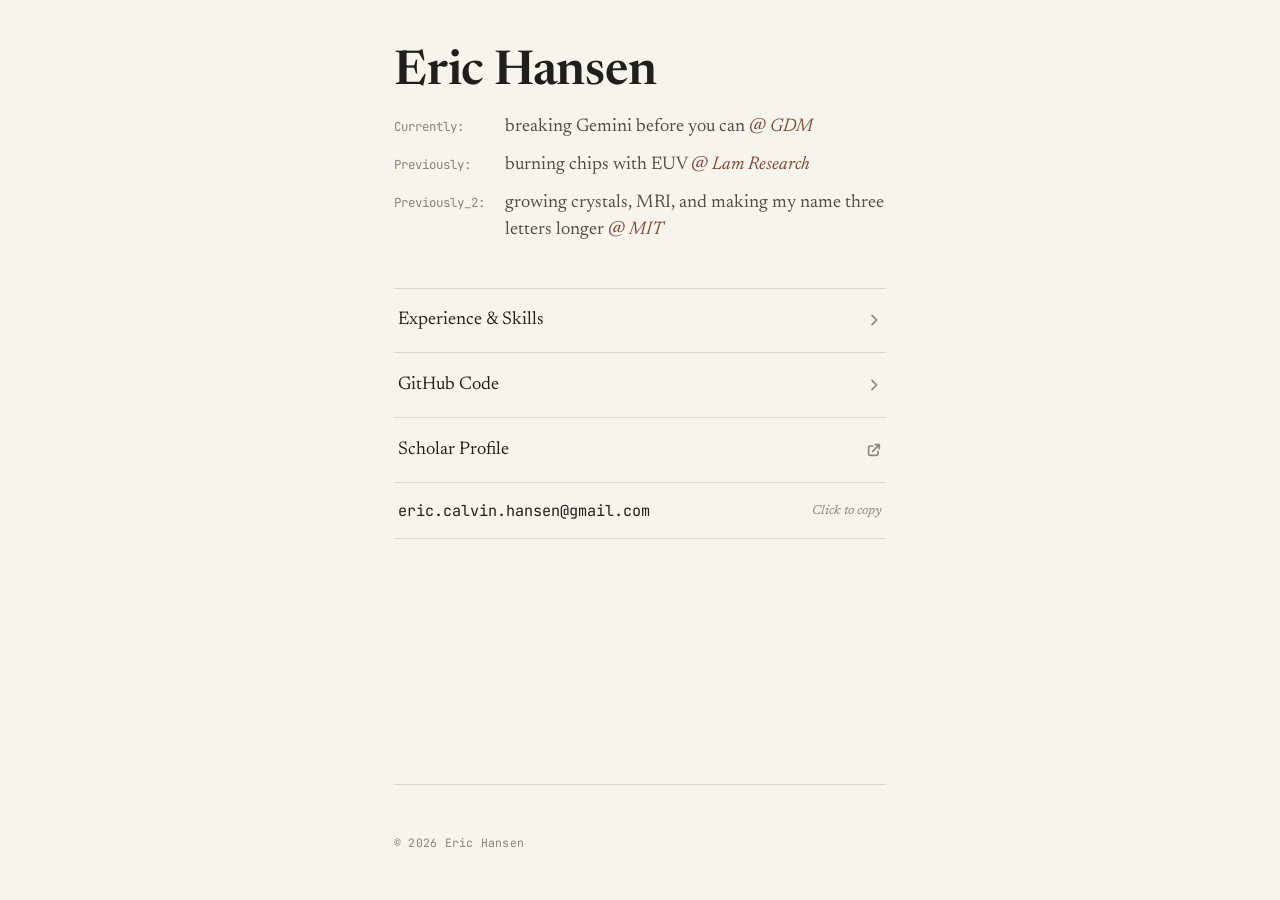
<file: public/index.html>
<!DOCTYPE html>
<html lang="en">

<head>
    <meta charset="UTF-8">
    <meta name="viewport" content="width=device-width, initial-scale=1.0">
    <title>Eric Hansen</title>
    <meta name="description" content="Personal site of Eric Hansen, Senior Research Engineer at Google DeepMind.">
    <meta name="theme-color" content="#f7f4ee">
    <link rel="icon" href="favicon.svg" type="image/svg+xml">
    <link rel="alternate icon" href="favicon.ico">
    <link rel="apple-touch-icon" href="apple-touch-icon.png">
    <link rel="preconnect" href="https://fonts.googleapis.com">
    <link rel="preconnect" href="https://fonts.gstatic.com" crossorigin>
    <link
        href="https://fonts.googleapis.com/css2?family=JetBrains+Mono:wght@400;500&amp;family=Newsreader:ital,opsz,wght@0,6..72,400;0,6..72,500;0,6..72,600;0,6..72,700;1,6..72,400;1,6..72,500&amp;display=swap"
        rel="stylesheet">
    <link rel="stylesheet" href="style.css">
</head>

<body>
    <main class="container container-landing">
        <!-- HERO BIO -->
        <header class="landing-hero">
            <h1 class="landing-title">Eric Hansen</h1>
            <div class="landing-bio">
                <span class="bio-key">Currently</span>
                <span class="bio-val">breaking Gemini before you can <span class="bio-org">@ GDM</span></span>

                <span class="bio-key">Previously</span>
                <span class="bio-val">burning chips with EUV <span class="bio-org">@ Lam Research</span></span>

                <span class="bio-key">Previously_2</span>
                <span class="bio-val">growing crystals, MRI, and making my name three letters longer
                    <span class="bio-org">@ MIT</span></span>
            </div>
        </header>

        <!-- NAVIGATION LINKS -->
        <nav class="landing-nav">
            <a href="resume.html" class="landing-nav-item">
                <span>Experience &amp; Skills</span>
                <svg xmlns="http://www.w3.org/2000/svg" width="16" height="16" fill="none" viewBox="0 0 24 24"
                    stroke="currentColor" stroke-width="2.5">
                    <path stroke-linecap="round" stroke-linejoin="round" d="M9 5l7 7-7 7" />
                </svg>
            </a>

            <a href="github.html" class="landing-nav-item">
                <span>GitHub Code</span>
                <svg xmlns="http://www.w3.org/2000/svg" width="16" height="16" fill="none" viewBox="0 0 24 24"
                    stroke="currentColor" stroke-width="2.5">
                    <path stroke-linecap="round" stroke-linejoin="round" d="M9 5l7 7-7 7" />
                </svg>
            </a>

            <a href="https://scholar.google.com/citations?user=jq4WE7IAAAAJ" target="_blank" rel="noopener noreferrer"
                class="landing-nav-item">
                <span>Scholar Profile</span>
                <svg xmlns="http://www.w3.org/2000/svg" width="16" height="16" fill="none" viewBox="0 0 24 24"
                    stroke="currentColor" stroke-width="2.5">
                    <path stroke-linecap="round" stroke-linejoin="round"
                        d="M10 6H6a2 2 0 00-2 2v10a2 2 0 002 2h10a2 2 0 002-2v-4M14 4h6m0 0v6m0-6L10 14" />
                </svg>
            </a>

            <button type="button" class="landing-nav-item landing-nav-button" id="email-copy"
                data-email="eric.calvin.hansen@gmail.com" aria-label="Copy email address to clipboard">
                <span class="email-address">eric.calvin.hansen@gmail.com</span>
                <span class="email-hint" data-default="Click to copy">Click to copy</span>
            </button>
        </nav>

        <!-- STATIC UNDERSTATED FOOTER -->
        <footer class="footer">
            <p class="footer-text">&copy; 2026 Eric Hansen</p>
        </footer>
    </main>

    <!-- Copy-to-clipboard email button (no mailto: handoff) -->
    <script>
        (function () {
            var btn = document.getElementById("email-copy");
            if (!btn) return;
            var hint = btn.querySelector(".email-hint");
            var resetTimer = null;
            btn.addEventListener("click", function () {
                var email = btn.getAttribute("data-email");
                var show = function (msg, ok) {
                    hint.textContent = msg;
                    btn.classList.toggle("copied", !!ok);
                    clearTimeout(resetTimer);
                    resetTimer = setTimeout(function () {
                        hint.textContent = hint.getAttribute("data-default");
                        btn.classList.remove("copied");
                    }, 1800);
                };
                var fallback = function () {
                    try {
                        var ta = document.createElement("textarea");
                        ta.value = email;
                        ta.style.position = "fixed";
                        ta.style.opacity = "0";
                        document.body.appendChild(ta);
                        ta.select();
                        var ok = document.execCommand("copy");
                        document.body.removeChild(ta);
                        show(ok ? "Copied!" : email, ok);
                    } catch (e) {
                        show(email, false); // last resort: reveal it to select manually
                    }
                };
                if (navigator.clipboard && navigator.clipboard.writeText) {
                    navigator.clipboard.writeText(email).then(function () {
                        show("Copied!", true);
                    }, fallback);
                } else {
                    fallback();
                }
            });
        })();
    </script>

</body>

</html>
</file>
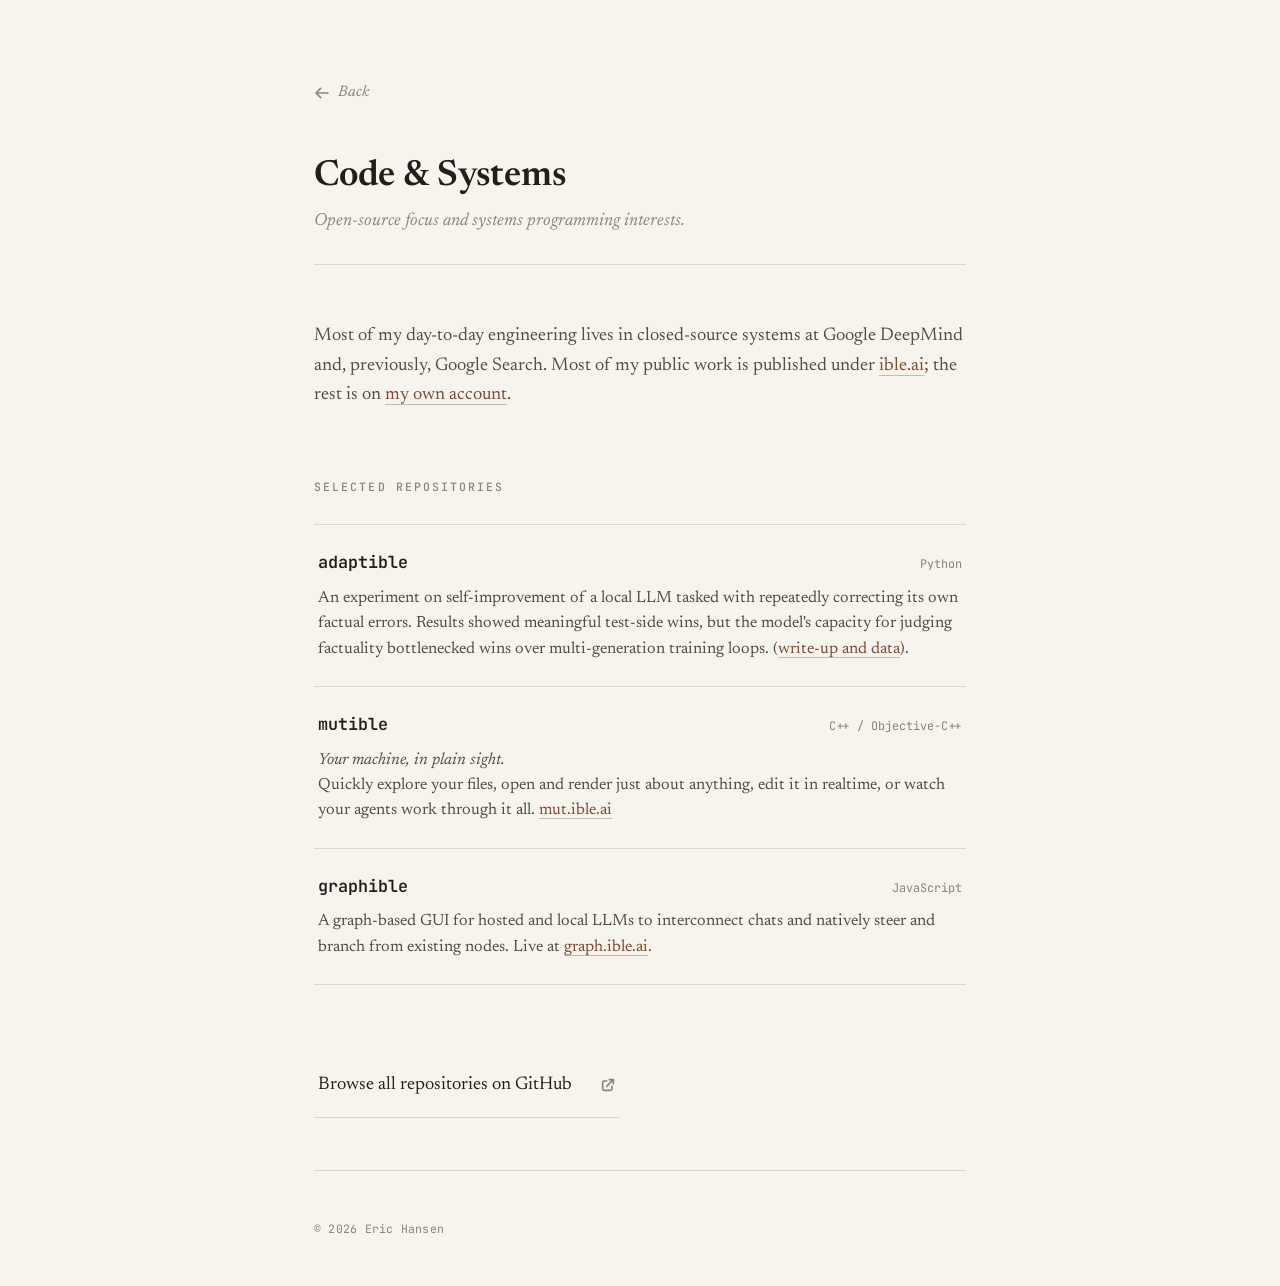
<file: public/github.html>
<!DOCTYPE html>
<html lang="en">

<head>
    <meta charset="UTF-8">
    <meta name="viewport" content="width=device-width, initial-scale=1.0">
    <title>Eric Hansen | GitHub</title>
    <meta name="description" content="Open source work and engineering focus of Eric Hansen.">
    <meta name="theme-color" content="#f7f4ee">
    <link rel="icon" href="favicon.svg" type="image/svg+xml">
    <link rel="alternate icon" href="favicon.ico">
    <link rel="apple-touch-icon" href="apple-touch-icon.png">
    <link rel="preconnect" href="https://fonts.googleapis.com">
    <link rel="preconnect" href="https://fonts.gstatic.com" crossorigin>
    <link
        href="https://fonts.googleapis.com/css2?family=JetBrains+Mono:wght@400;500&amp;family=Newsreader:ital,opsz,wght@0,6..72,400;0,6..72,500;0,6..72,600;0,6..72,700;1,6..72,400;1,6..72,500&amp;display=swap"
        rel="stylesheet">
    <link rel="stylesheet" href="style.css">
</head>

<body>
    <main class="container container-detail">
        <!-- BACK NAV -->
        <nav class="back-nav">
            <a href="index.html" class="back-link">
                <svg xmlns="http://www.w3.org/2000/svg" width="16" height="16" fill="none" viewBox="0 0 24 24"
                    stroke="currentColor" stroke-width="2.5">
                    <path stroke-linecap="round" stroke-linejoin="round" d="M10 19l-7-7m0 0l7-7m-7 7h18" />
                </svg>
                <span>Back</span>
            </a>
        </nav>

        <!-- PAGE HEADER -->
        <header class="page-header">
            <h1 class="page-title">Code &amp; Systems</h1>
            <p class="page-subtitle">Open-source focus and systems programming interests.</p>
        </header>

        <!-- INTRO -->
        <section class="section">
            <p class="page-intro">
                Most of my day-to-day engineering lives in closed-source systems at Google DeepMind and, previously,
                Google Search. Most of my public work is published under <a href="https://ible.ai" target="_blank"
                    rel="noopener noreferrer">ible.ai</a>; the rest is on <a href="https://github.com/e-c-hansen"
                    target="_blank" rel="noopener noreferrer">my own account</a>.
            </p>
        </section>

        <!-- PROJECTS SHOWCASE -->
        <section class="section">
            <h2 class="section-title">Selected Repositories</h2>
            <div class="github-grid">

                <div class="repo-card">
                    <div class="repo-header">
                        <a href="https://github.com/ible-ai/adaptible" target="_blank" rel="noopener noreferrer"
                            class="repo-name">adaptible</a>
                        <span class="repo-lang">Python</span>
                    </div>
                    <p class="repo-desc">
                        An experiment on self-improvement of a local LLM tasked with repeatedly correcting its own
                        factual errors. Results showed meaningful test-side wins, but the model's capacity for judging
                        factuality bottlenecked wins over multi-generation training loops. (<a
                            href="https://github.com/ible-ai/adaptible/blob/main/results/README.md" target="_blank"
                            rel="noopener noreferrer">write-up and data</a>).
                    </p>
                </div>

                <div class="repo-card">
                    <div class="repo-header">
                        <a href="https://github.com/ible-ai/mutible" target="_blank" rel="noopener noreferrer"
                            class="repo-name">mutible</a>
                        <span class="repo-lang">C++ / Objective-C++</span>
                    </div>
                    <p class="repo-desc">
                        <em>Your machine, in plain sight.</em><br>
                        Quickly explore your files, open and render just about anything, edit it in realtime, or watch your agents work through it all.
                        <a href="https://mut.ible.ai" target="_blank" rel="noopener noreferrer">mut.ible.ai</a>
                    </p>
                </div>

                <div class="repo-card">
                    <div class="repo-header">
                        <a href="https://github.com/ible-ai/graphible" target="_blank" rel="noopener noreferrer"
                            class="repo-name">graphible</a>
                        <span class="repo-lang">JavaScript</span>
                    </div>
                    <p class="repo-desc">
                        A graph-based GUI for hosted and local LLMs to interconnect chats and natively steer and
                        branch from existing nodes. Live at <a href="https://graph.ible.ai" target="_blank"
                            rel="noopener noreferrer">graph.ible.ai</a>.
                    </p>
                </div>

            </div>
        </section>

        <!-- LINK -->
        <section class="section" style="margin-top: 1rem;">
            <a href="https://github.com/ible-ai" target="_blank" rel="noopener noreferrer" class="landing-nav-item"
                style="display: inline-flex; width: auto;">
                <span>Browse all repositories on GitHub</span>
                <svg xmlns="http://www.w3.org/2000/svg" width="16" height="16" fill="none" viewBox="0 0 24 24"
                    stroke="currentColor" stroke-width="2.5" style="margin-left: 0.75rem;">
                    <path stroke-linecap="round" stroke-linejoin="round"
                        d="M10 6H6a2 2 0 00-2 2v10a2 2 0 002 2h10a2 2 0 002-2v-4M14 4h6m0 0v6m0-6L10 14" />
                </svg>
            </a>
        </section>

        <!-- STATIC UNDERSTATED FOOTER -->
        <footer class="footer">
            <p class="footer-text">&copy; 2026 Eric Hansen</p>
        </footer>
    </main>

</body>

</html>
</file>
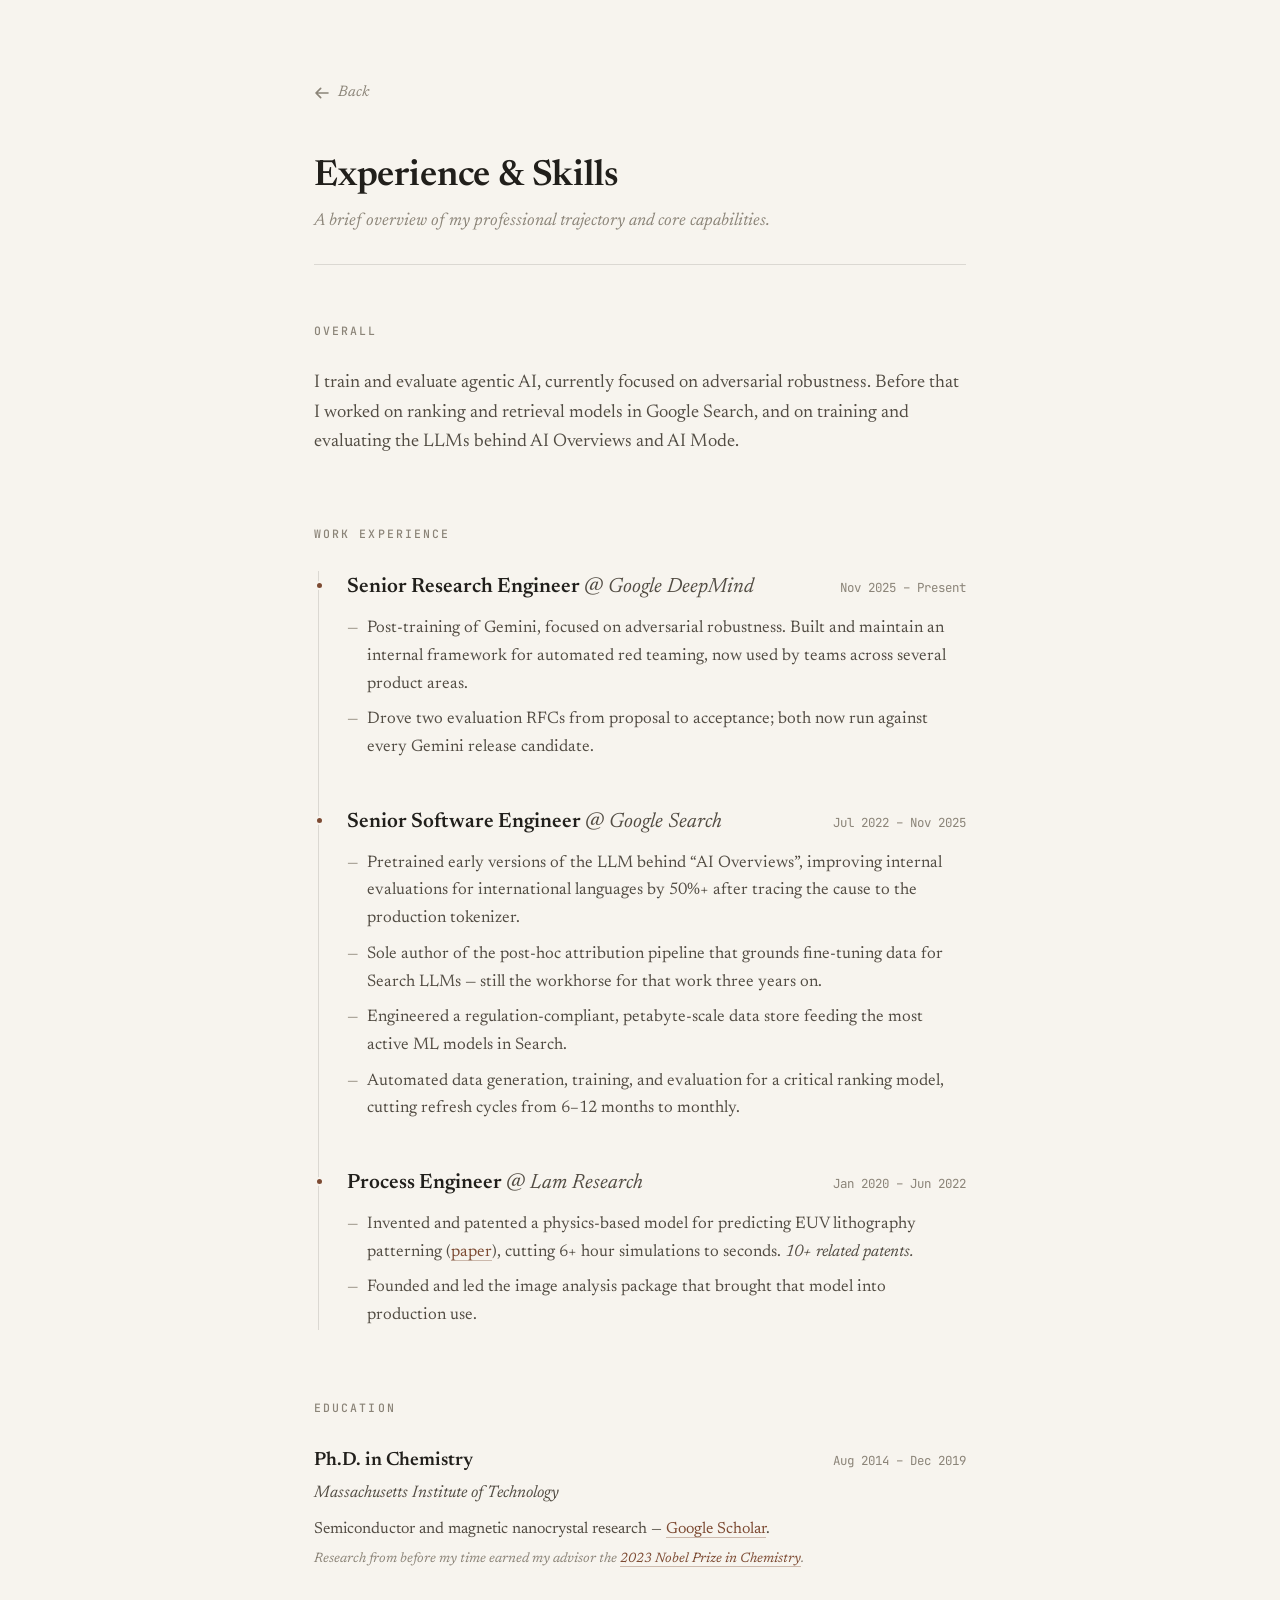
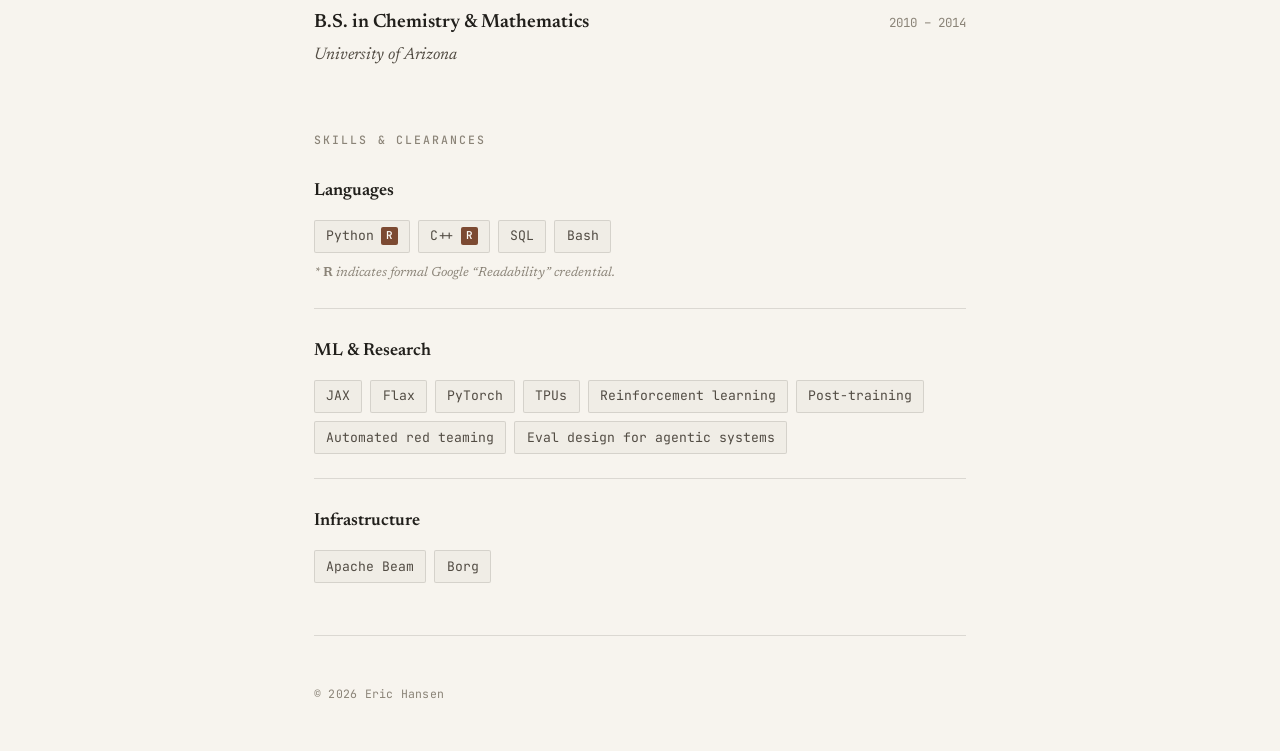
<file: public/resume.html>
<!DOCTYPE html>
<html lang="en">

<head>
    <meta charset="UTF-8">
    <meta name="viewport" content="width=device-width, initial-scale=1.0">
    <title>Eric Hansen | CV</title>
    <meta name="description" content="Experience, Education, and Skills of Eric Hansen.">
    <meta name="theme-color" content="#f7f4ee">
    <link rel="icon" href="favicon.svg" type="image/svg+xml">
    <link rel="alternate icon" href="favicon.ico">
    <link rel="apple-touch-icon" href="apple-touch-icon.png">
    <link rel="preconnect" href="https://fonts.googleapis.com">
    <link rel="preconnect" href="https://fonts.gstatic.com" crossorigin>
    <link
        href="https://fonts.googleapis.com/css2?family=JetBrains+Mono:wght@400;500&amp;family=Newsreader:ital,opsz,wght@0,6..72,400;0,6..72,500;0,6..72,600;0,6..72,700;1,6..72,400;1,6..72,500&amp;display=swap"
        rel="stylesheet">
    <link rel="stylesheet" href="style.css">
</head>

<body>
    <main class="container container-detail">
        <!-- BACK NAV -->
        <nav class="back-nav">
            <a href="index.html" class="back-link">
                <svg xmlns="http://www.w3.org/2000/svg" width="16" height="16" fill="none" viewBox="0 0 24 24"
                    stroke="currentColor" stroke-width="2.5">
                    <path stroke-linecap="round" stroke-linejoin="round" d="M10 19l-7-7m0 0l7-7m-7 7h18" />
                </svg>
                <span>Back</span>
            </a>
        </nav>

        <!-- PAGE HEADER -->
        <header class="page-header">
            <h1 class="page-title">Experience &amp; Skills</h1>
            <p class="page-subtitle">A brief overview of my professional trajectory and core capabilities.</p>
            <!-- Printed-only identity block: the screen version is reached from index.html,
                 but a PDF of this page has to stand on its own. -->
            <p class="print-identity">Eric Hansen &middot; Brooklyn, NY 11215 &middot;
                eric.calvin.hansen@gmail.com &middot; +1-480-298-2839</p>
        </header>

        <!-- OVERALL -->
        <section class="section">
            <h2 class="section-title">Overall</h2>
            <p class="page-intro">I train and evaluate agentic AI, currently focused on adversarial robustness.
                Before that I worked on ranking and retrieval models in Google Search, and on training and evaluating
                the LLMs behind AI Overviews and AI Mode.</p>
        </section>

        <!-- WORK EXPERIENCE -->
        <section class="section">
            <h2 class="section-title">Work Experience</h2>
            <div class="timeline">

                <!-- Google DeepMind -->
                <div class="timeline-item">
                    <div class="timeline-marker"></div>
                    <div class="timeline-header">
                        <h3 class="job-title">Senior Research Engineer <span class="job-company">@ Google DeepMind</span>
                        </h3>
                        <span class="job-date">Nov 2025 – Present</span>
                    </div>
                    <ul class="job-bullets">
                        <li>Post-training of Gemini, focused on adversarial robustness. Built and maintain an
                            internal framework for automated red teaming, now used by teams across several product
                            areas.</li>
                        <li>Drove two evaluation RFCs from proposal to acceptance; both now run against every Gemini
                            release candidate.</li>
                    </ul>
                </div>

                <!-- Google Search -->
                <div class="timeline-item">
                    <div class="timeline-marker"></div>
                    <div class="timeline-header">
                        <h3 class="job-title">Senior Software Engineer <span class="job-company">@ Google Search</span>
                        </h3>
                        <span class="job-date">Jul 2022 – Nov 2025</span>
                    </div>
                    <ul class="job-bullets">
                        <li>Pretrained early versions of the LLM behind “AI Overviews”, improving internal
                            evaluations for international languages by 50%+ after tracing the cause to the production
                            tokenizer.</li>
                        <li>Sole author of the post-hoc attribution pipeline that grounds fine-tuning data for Search
                            LLMs — still the workhorse for that work three years on.</li>
                        <li>Engineered a regulation-compliant, petabyte-scale data store feeding the most active ML
                            models in Search.</li>
                        <li>Automated data generation, training, and evaluation for a critical ranking model, cutting
                            refresh cycles from 6–12 months to monthly.</li>
                    </ul>
                </div>

                <!-- Lam Research -->
                <div class="timeline-item">
                    <div class="timeline-marker"></div>
                    <div class="timeline-header">
                        <h3 class="job-title">Process Engineer <span class="job-company">@ Lam Research</span>
                        </h3>
                        <span class="job-date">Jan 2020 – Jun 2022</span>
                    </div>
                    <ul class="job-bullets">
                        <li>Invented and patented a physics-based model for predicting EUV lithography patterning
                            (<a
                                href="https://www.spiedigitallibrary.org/journals/journal-of-micro-nanopatterning-materials-and-metrology/volume-21/issue-4/041405/Analytical-approach-to-metal-oxide-resist-modeling--exposure-bake/10.1117/1.JMM.21.4.041405.short"
                                target="_blank" rel="noopener noreferrer">paper</a>), cutting 6+ hour simulations to
                            seconds. <em>10+ related patents.</em></li>
                        <li>Founded and led the image analysis package that brought that model into production use.</li>
                    </ul>
                </div>

            </div>
        </section>

        <!-- EDUCATION -->
        <section class="section">
            <h2 class="section-title">Education</h2>
            <div class="education-list">

                <div class="education-item">
                    <div class="edu-header">
                        <h3 class="edu-degree">Ph.D. in Chemistry</h3>
                        <span class="edu-date">Aug 2014 – Dec 2019</span>
                    </div>
                    <span class="edu-school">Massachusetts Institute of Technology</span>
                    <p class="edu-desc">Semiconductor and magnetic nanocrystal research &mdash; <a
                            href="https://scholar.google.com/citations?user=jq4WE7IAAAAJ" target="_blank"
                            rel="noopener noreferrer">Google Scholar</a>.</p>
                    <p class="edu-note">Research from before my time earned my advisor the <a
                            href="https://www.nobelprize.org/prizes/chemistry/2023/bawendi/facts/" target="_blank"
                            rel="noopener noreferrer">2023 Nobel Prize in Chemistry</a>.</p>
                </div>

                <div class="education-item">
                    <div class="edu-header">
                        <h3 class="edu-degree">B.S. in Chemistry &amp; Mathematics</h3>
                        <span class="edu-date">2010 – 2014</span>
                    </div>
                    <span class="edu-school">University of Arizona</span>
                </div>

            </div>
        </section>

        <!-- SKILLS -->
        <section class="section">
            <h2 class="section-title">Skills &amp; Clearances</h2>
            <div class="skills-grid">

                <div class="skills-category">
                    <h4 class="category-name">Languages</h4>
                    <div class="tags-list">
                        <span class="tag-badge">Python <span class="readability-r"
                                title="Formal Google Readability clearance">R</span></span>
                        <span class="tag-badge">C++ <span class="readability-r"
                                title="Formal Google Readability clearance">R</span></span>
                        <span class="tag-badge">SQL</span>
                        <span class="tag-badge">Bash</span>
                    </div>
                    <p class="category-note">* <span>R</span> indicates formal Google “Readability” credential.</p>
                </div>

                <div class="skills-category">
                    <h4 class="category-name">ML &amp; Research</h4>
                    <div class="tags-list">
                        <span class="tag-badge">JAX</span>
                        <span class="tag-badge">Flax</span>
                        <span class="tag-badge">PyTorch</span>
                        <span class="tag-badge">TPUs</span>
                        <span class="tag-badge">Reinforcement learning</span>
                        <span class="tag-badge">Post-training</span>
                        <span class="tag-badge">Automated red teaming</span>
                        <span class="tag-badge">Eval design for agentic systems</span>
                    </div>
                </div>

                <div class="skills-category">
                    <h4 class="category-name">Infrastructure</h4>
                    <div class="tags-list">
                        <span class="tag-badge">Apache Beam</span>
                        <span class="tag-badge">Borg</span>
                    </div>
                </div>

            </div>
        </section>

        <!-- STATIC UNDERSTATED FOOTER -->
        <footer class="footer">
            <p class="footer-text">&copy; 2026 Eric Hansen</p>
        </footer>
    </main>

</body>

</html>
</file>
<file: public/style.css>
/* ==========================================================================
   DESIGN SYSTEM — ERIC HANSEN
   Editorial, light, serif-led. Warm paper background, ink text, hairline rules,
   a single restrained accent. Typography does the work; effects stay minimal.
   ========================================================================== */

:root {
    --bg-primary: #f7f4ee;
    /* Warm paper */
    --bg-elevated: #fbf9f5;
    /* Slightly lifted panels */
    --text-primary: #211f1b;
    /* Warm near-black ink */
    --text-secondary: #524c43;
    /* Muted ink */
    --text-muted: #8b8478;
    /* Soft warm gray */
    --border-color: rgba(33, 31, 27, 0.13);
    /* Hairline rules */
    --accent-hover: rgba(33, 31, 27, 0.30);
    --accent: #7c4a32;
    /* Bookish sienna, used sparingly */
    --font-serif: 'Newsreader', Georgia, 'Times New Roman', serif;
    --font-sans: 'Newsreader', Georgia, 'Times New Roman', serif;
    --font-mono: 'JetBrains Mono', 'Fira Code', monospace;
}

* {
    margin: 0;
    padding: 0;
    box-sizing: border-box;
}

html {
    /* Guard against any element forcing the page wider than the screen, which
       makes mobile browsers shrink-to-fit and show stray scrollbars. */
    overflow-x: hidden;
}

body {
    background-color: var(--bg-primary);
    color: var(--text-primary);
    font-family: var(--font-serif);
    line-height: 1.65;
    overflow-x: hidden;
    -webkit-font-smoothing: antialiased;
    -moz-osx-font-smoothing: grayscale;
    text-rendering: optimizeLegibility;
}

/* CONTAINER ARCHITECTURE */
.container {
    min-height: 100vh;
    display: flex;
    flex-direction: column;
    justify-content: center;
    padding: 3rem 1.5rem;
    margin: 0 auto;
    opacity: 0;
    animation: fadeIn 0.7s cubic-bezier(0.16, 1, 0.3, 1) forwards;
}

.container-landing {
    max-width: 540px;
}

.container-detail {
    max-width: 700px;
    justify-content: flex-start;
    padding-top: 5rem;
}

/* NAV / BACK LINK */
.back-nav {
    margin-bottom: 3rem;
}

.back-link {
    display: inline-flex;
    align-items: center;
    color: var(--text-muted);
    text-decoration: none;
    font-size: 0.95rem;
    font-style: italic;
    transition: color 0.2s ease;
}

.back-link svg {
    margin-right: 0.5rem;
    transition: transform 0.2s ease;
}

.back-link:hover {
    color: var(--accent);
}

.back-link:hover svg {
    transform: translateX(-3px);
}

/* LANDING PAGE HERO */
.landing-hero {
    margin-bottom: 2.75rem;
}

.landing-title {
    font-size: 3rem;
    font-weight: 600;
    line-height: 1.05;
    color: var(--text-primary);
    margin-bottom: 1rem;
    letter-spacing: -0.005em;
}

.landing-desc {
    font-size: 1.2rem;
    color: var(--text-secondary);
    font-weight: 400;
    line-height: 1.6;
}

/* Structured "currently / previously" bio — mono keys, serif values */
.landing-bio {
    display: grid;
    grid-template-columns: auto 1fr;
    gap: 0.7rem 1.25rem;
    align-items: baseline;
    margin-top: 0.5rem;
}

.bio-key {
    font-family: var(--font-mono);
    font-size: 0.78rem;
    color: var(--text-muted);
    white-space: nowrap;
}

.bio-key::after {
    content: ":";
}

.bio-val {
    font-size: 1.15rem;
    line-height: 1.45;
    color: var(--text-secondary);
}

.bio-org {
    color: var(--accent);
    font-style: italic;
    white-space: nowrap;
}

@media (max-width: 580px) {
    .landing-bio {
        grid-template-columns: 1fr;
        gap: 0.25rem 0;
    }

    .landing-bio .bio-val {
        margin-bottom: 0.85rem;
    }

    .landing-bio .bio-val:last-child {
        margin-bottom: 0;
    }
}

/* NAVIGATION LIST (LANDING PAGE) — an editorial index, ruled not boxed */
.landing-nav {
    display: flex;
    flex-direction: column;
    margin-bottom: 3.5rem;
    border-top: 1px solid var(--border-color);
}

.landing-nav-item {
    display: flex;
    align-items: center;
    justify-content: space-between;
    gap: 1rem;
    padding: 1.05rem 0.25rem;
    border: none;
    border-bottom: 1px solid var(--border-color);
    color: var(--text-primary);
    text-decoration: none;
    font-size: 1.15rem;
    font-weight: 400;
    transition: padding-left 0.2s ease, color 0.2s ease;
}

.landing-nav-item svg {
    color: var(--text-muted);
    flex: 0 0 auto;
    transition: transform 0.2s ease, color 0.2s ease;
}

.landing-nav-item:hover {
    padding-left: 0.75rem;
    color: var(--accent);
}

.landing-nav-item:hover svg {
    transform: translateX(3px);
    color: var(--accent);
}

/* Email copy-to-clipboard button (styled like a nav row, but not a link) */
.landing-nav-button {
    width: 100%;
    background: none;
    font-family: inherit;
    text-align: left;
    cursor: pointer;
    flex-wrap: wrap; /* hint drops below the address on narrow screens */
    min-width: 0;
}

.email-address {
    font-family: var(--font-mono);
    font-size: 0.95rem;
    color: var(--text-primary);
    min-width: 0;
    overflow-wrap: anywhere; /* wrap rather than push the page wider than the screen */
}

.email-hint {
    flex: 0 0 auto;
    font-size: 0.8rem;
    font-style: italic;
    color: var(--text-muted);
    white-space: nowrap;
    transition: color 0.2s ease;
}

.landing-nav-button:hover {
    padding-left: 0; /* the address is monospace; shifting it looks off */
    color: var(--text-primary);
}

.landing-nav-button:hover .email-hint {
    color: var(--accent);
}

.landing-nav-button.copied .email-hint {
    color: var(--accent);
    font-style: normal;
    font-weight: 600;
}

/* SUBPAGE HEADER */
.page-header {
    margin-bottom: 3.5rem;
    border-bottom: 1px solid var(--border-color);
    padding-bottom: 1.75rem;
}

.page-title {
    font-size: 2.25rem;
    font-weight: 600;
    line-height: 1.1;
    margin-bottom: 0.6rem;
    letter-spacing: -0.005em;
}

.page-subtitle {
    font-size: 1.1rem;
    font-style: italic;
    color: var(--text-muted);
}

/* Name and contact line: redundant on screen (you arrived from index.html),
   but a printed copy has to identify itself. Revealed in @media print. */
.print-identity {
    display: none;
    font-family: var(--font-mono);
    font-size: 0.78rem;
    color: var(--text-muted);
    margin-top: 0.7rem;
}

/* SECTIONS */
.section {
    margin-bottom: 3.25rem;
}

.page-intro {
    font-size: 1.15rem;
    line-height: 1.6;
    color: var(--text-secondary);
    margin-bottom: 1rem;
}

.job-bullets a,
.edu-desc a,
.edu-note a,
.page-intro a {
    color: var(--accent);
    text-decoration: none;
    border-bottom: 1px solid rgba(124, 74, 50, 0.35);
    transition: border-color 0.2s ease;
}

.job-bullets a:hover,
.edu-desc a:hover,
.edu-note a:hover,
.page-intro a:hover {
    border-bottom-color: var(--accent);
}

.section-title {
    font-family: var(--font-mono);
    font-size: 0.72rem;
    text-transform: uppercase;
    letter-spacing: 0.18em;
    color: var(--text-muted);
    margin-bottom: 1.75rem;
    font-weight: 500;
}

/* WORK EXPERIENCE TIMELINE */
.timeline {
    position: relative;
    border-left: 1px solid var(--border-color);
    padding-left: 1.75rem;
    margin-left: 0.25rem;
}

.timeline-item {
    position: relative;
    margin-bottom: 2.75rem;
}

.timeline-item:last-child {
    margin-bottom: 1rem;
}

.timeline-marker {
    position: absolute;
    left: calc(-1.75rem - 4.5px);
    top: 10px;
    width: 9px;
    height: 9px;
    border-radius: 50%;
    background-color: var(--accent);
    border: 2px solid var(--bg-primary);
}

.timeline-header {
    display: flex;
    justify-content: space-between;
    align-items: baseline;
    margin-bottom: 0.6rem;
    flex-wrap: wrap;
    gap: 0.5rem;
}

.job-title {
    font-size: 1.3rem;
    font-weight: 600;
    color: var(--text-primary);
}

.job-company {
    color: var(--text-secondary);
    font-weight: 400;
    font-style: italic;
}

.job-date {
    font-family: var(--font-mono);
    font-size: 0.78rem;
    color: var(--text-muted);
}

.job-bullets {
    list-style-type: none;
}

.job-bullets li {
    font-size: 1.05rem;
    color: var(--text-secondary);
    position: relative;
    padding-left: 1.25rem;
    margin-bottom: 0.5rem;
}

.job-bullets li::before {
    content: "—";
    position: absolute;
    left: 0;
    color: var(--text-muted);
}

/* EDUCATION LIST */
.education-item {
    margin-bottom: 2.25rem;
}

.education-item:last-child {
    margin-bottom: 0;
}

.edu-header {
    display: flex;
    justify-content: space-between;
    align-items: baseline;
    margin-bottom: 0.25rem;
    gap: 0.5rem;
}

.edu-degree {
    font-weight: 600;
    font-size: 1.2rem;
}

.edu-school {
    color: var(--text-secondary);
    font-size: 1.05rem;
    font-style: italic;
    margin-bottom: 0.5rem;
    display: block;
}

.edu-date {
    font-family: var(--font-mono);
    font-size: 0.78rem;
    color: var(--text-muted);
}

.edu-desc {
    font-size: 1rem;
    color: var(--text-secondary);
}

.edu-note {
    font-size: 0.85rem;
    font-style: italic;
    color: var(--text-muted);
    margin-top: 0.35rem;
}


/* SKILLS & READABILITY */
.skills-grid {
    display: flex;
    flex-direction: column;
    gap: 1.75rem;
}

.skills-category {
    padding-bottom: 1.5rem;
    border-bottom: 1px solid var(--border-color);
}

.skills-category:last-child {
    border-bottom: none;
    padding-bottom: 0;
}

.category-name {
    font-size: 1.1rem;
    font-weight: 600;
    color: var(--text-primary);
    margin-bottom: 0.85rem;
}

.tags-list {
    display: flex;
    flex-wrap: wrap;
    gap: 0.5rem;
}

.tag-badge {
    display: inline-flex;
    align-items: center;
    font-family: var(--font-mono);
    background-color: rgba(33, 31, 27, 0.03);
    border: 1px solid var(--border-color);
    padding: 0.3rem 0.7rem;
    border-radius: 2px;
    font-size: 0.82rem;
    color: var(--text-secondary);
}

.readability-r {
    margin-left: 0.4rem;
    background-color: var(--accent);
    color: var(--bg-elevated);
    font-weight: 600;
    padding: 0.02rem 0.32rem;
    border-radius: 2px;
    font-size: 0.68rem;
    font-family: var(--font-mono);
}

.category-note {
    font-size: 0.82rem;
    font-style: italic;
    color: var(--text-muted);
    margin-top: 0.6rem;
}

.category-note span {
    font-weight: 600;
    font-style: normal;
}

/* GITHUB SHOWCASE */
.github-grid {
    display: flex;
    flex-direction: column;
    gap: 0;
    border-top: 1px solid var(--border-color);
}

.repo-card {
    border: none;
    border-bottom: 1px solid var(--border-color);
    border-radius: 0;
    padding: 1.5rem 0.25rem;
    text-decoration: none;
    color: inherit;
    transition: padding-left 0.2s ease;
}

.repo-card:hover {
    padding-left: 0.4rem;
}

.repo-header {
    display: flex;
    align-items: baseline;
    justify-content: space-between;
    margin-bottom: 0.5rem;
    gap: 0.75rem;
}

.repo-name {
    font-family: var(--font-mono);
    font-size: 1.05rem;
    font-weight: 600;
    color: var(--text-primary);
    text-decoration: none;
    border-bottom: 1px solid transparent;
    transition: border-color 0.2s ease;
}

.repo-name:hover {
    border-bottom-color: var(--accent);
}

.repo-desc a {
    color: var(--accent);
    text-decoration: none;
    border-bottom: 1px solid rgba(124, 74, 50, 0.35);
    transition: border-color 0.2s ease;
}

.repo-desc a:hover {
    border-bottom-color: var(--accent);
}

.repo-lang {
    font-family: var(--font-mono);
    font-size: 0.74rem;
    color: var(--text-muted);
    white-space: nowrap;
}

.repo-desc {
    font-size: 1.02rem;
    color: var(--text-secondary);
    line-height: 1.55;
}

.repo-desc code {
    font-family: var(--font-mono);
    font-size: 0.85em;
    background: rgba(33, 31, 27, 0.05);
    border: 1px solid var(--border-color);
    padding: 0.05rem 0.35rem;
    border-radius: 3px;
    color: var(--text-primary);
}

/* FOOTER */
.footer {
    margin-top: auto;
    padding-top: 3rem;
    border-top: 1px solid var(--border-color);
    text-align: left;
}

.footer-text {
    font-family: var(--font-mono);
    font-size: 0.72rem;
    color: var(--text-muted);
    letter-spacing: 0.02em;
}

/* ANIMATIONS */
@keyframes fadeIn {
    from {
        opacity: 0;
        transform: translateY(6px);
    }

    to {
        opacity: 1;
        transform: translateY(0);
    }
}

/* RESPONSIVE LAYOUT */
@media (max-width: 580px) {
    .container {
        padding: 2rem 1.25rem;
    }

    .landing-title {
        font-size: 2.4rem;
    }

    .landing-desc {
        font-size: 1.1rem;
    }

    .timeline-header {
        flex-direction: column;
        align-items: flex-start;
        gap: 0.1rem;
    }

    .job-date {
        margin-bottom: 0.25rem;
    }
}

/* PRINT — one-page paper resume */
@media print {
    @page {
        size: letter;
        margin: 0.45in 0.5in;
    }

    html,
    body {
        background: #fff;
        color: #000;
        font-size: 8.7pt;
    }

    .container,
    .container-detail {
        min-height: 0;
        max-width: none;
        padding: 0;
        margin: 0;
        opacity: 1;
        animation: none;
    }

    /* Screen-only chrome: navigation back to a page the reader cannot click. */
    .back-nav,
    .footer,
    .page-subtitle {
        display: none;
    }

    /* The printed page is not reached from index.html, so it carries its own
       name-and-contact line in place of the on-screen title. */
    .print-identity {
        display: block;
        font-size: 9.6pt;
        color: #000;
    }

    .page-header {
        margin-bottom: 0.6rem;
        padding-bottom: 0.35rem;
    }

    .page-title {
        font-size: 14pt;
        margin-bottom: 0.1rem;
    }

    .section {
        margin-bottom: 0.7rem;
    }

    .section-title {
        margin-bottom: 0.4rem;
        color: #000;
    }

    .page-intro {
        font-size: 8.7pt;
        line-height: 1.35;
        margin-bottom: 0;
        color: #000;
    }

    .timeline {
        padding-left: 1.1rem;
    }

    .job-title {
        font-size: 10pt;
    }

    .job-date,
    .edu-date {
        font-size: 8pt;
    }

    .edu-degree {
        font-size: 10pt;
    }

    .edu-desc,
    .edu-note {
        font-size: 8.4pt;
        margin-top: 0.15rem;
    }

    .footer,
    .section:last-of-type {
        margin-bottom: 0;
    }

    .timeline-item {
        padding-bottom: 0.35rem;
    }

    .job-bullets li {
        line-height: 1.32;
        margin-bottom: 0.1rem;
    }

    .education-item {
        margin-bottom: 0.4rem;
    }

    .skills-grid {
        gap: 0.4rem;
    }

    .skills-category {
        padding-bottom: 0.5rem;
    }

    .category-name {
        font-size: 9pt;
        margin-bottom: 0.25rem;
    }

    .tag-badge {
        font-size: 7.4pt;
        padding: 0.05rem 0.35rem;
        background: none;
    }

    .category-note {
        margin-top: 0.2rem;
        font-size: 7.4pt;
    }

    /* Keep a job or degree from being split across the page break. */
    .timeline-item,
    .education-item,
    .skills-category {
        break-inside: avoid;
    }

    a {
        color: #000;
        border-bottom: none;
        text-decoration: none;
    }
}
</file>
